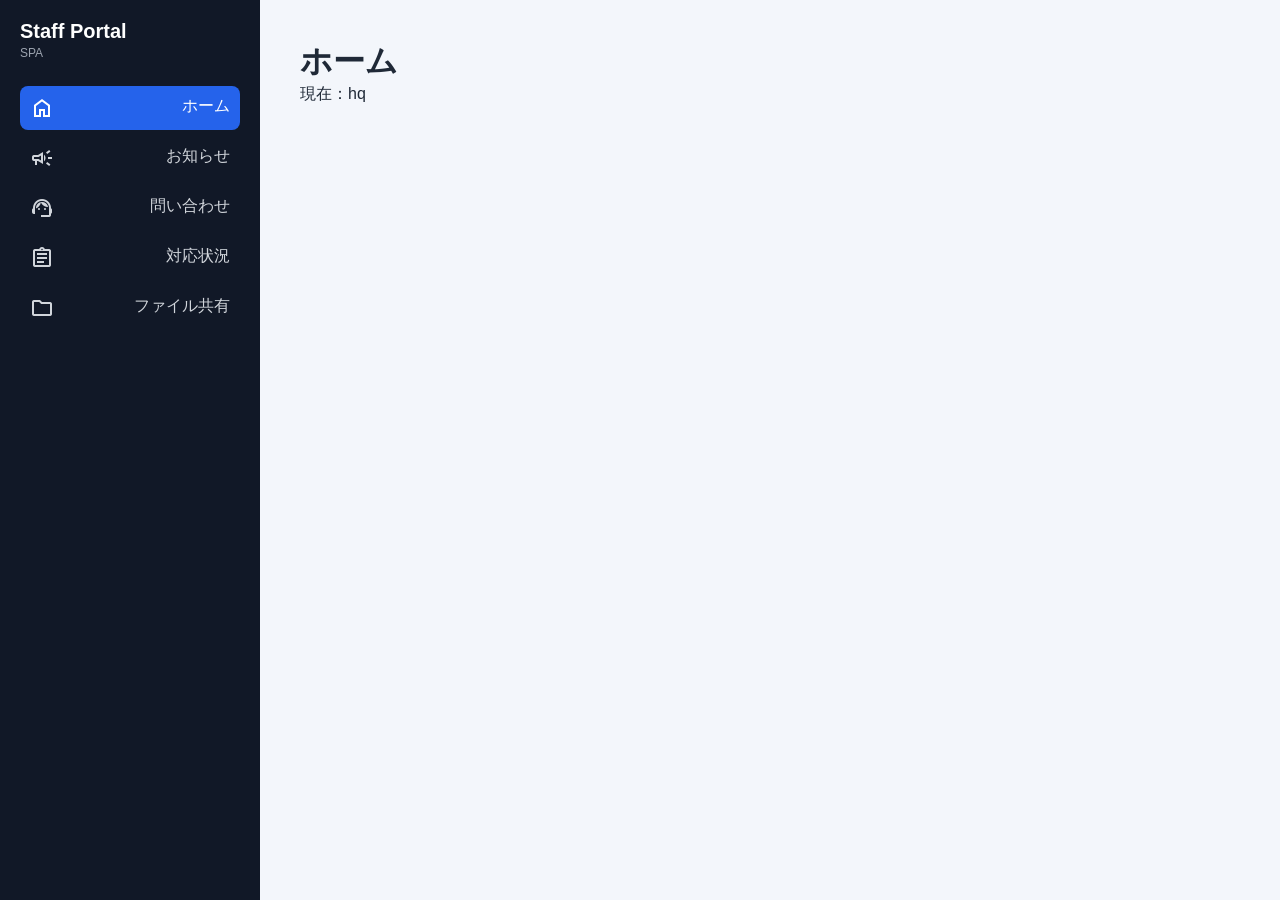
<file: index.html>
<!DOCTYPE html>
<html lang="ja">

<head>
  <meta charset="UTF-8">
  <meta name="viewport" content="width=device-width, initial-scale=1.0">
  <title>Staff Portal</title>

  <link href="https://fonts.googleapis.com/css2?family=Material+Symbols+Outlined" rel="stylesheet">
  <link rel="stylesheet" href="css/style.css">
</head>

<body>

<div class="layout">

  <aside class="sidebar">

    <div class="logo">
      <h2>Staff Portal</h2>
      <span>SPA</span>
    </div>

    <nav>
      <a href="#home" class="active">
        <span class="material-symbols-outlined">home</span>ホーム
      </a>

      <a href="#notices">
        <span class="material-symbols-outlined">campaign</span>お知らせ
      </a>

      <a href="#support">
        <span class="material-symbols-outlined">support_agent</span>問い合わせ
      </a>

      <a href="#status">
        <span class="material-symbols-outlined">assignment</span>対応状況
      </a>

      <a href="#files">
        <span class="material-symbols-outlined">folder</span>ファイル共有
      </a>
    </nav>

  </aside>

  <main class="content">
    <h1>読み込み中...</h1>
  </main>

</div>

<script src="js/app.js"></script>

</body>
</html>
</file>
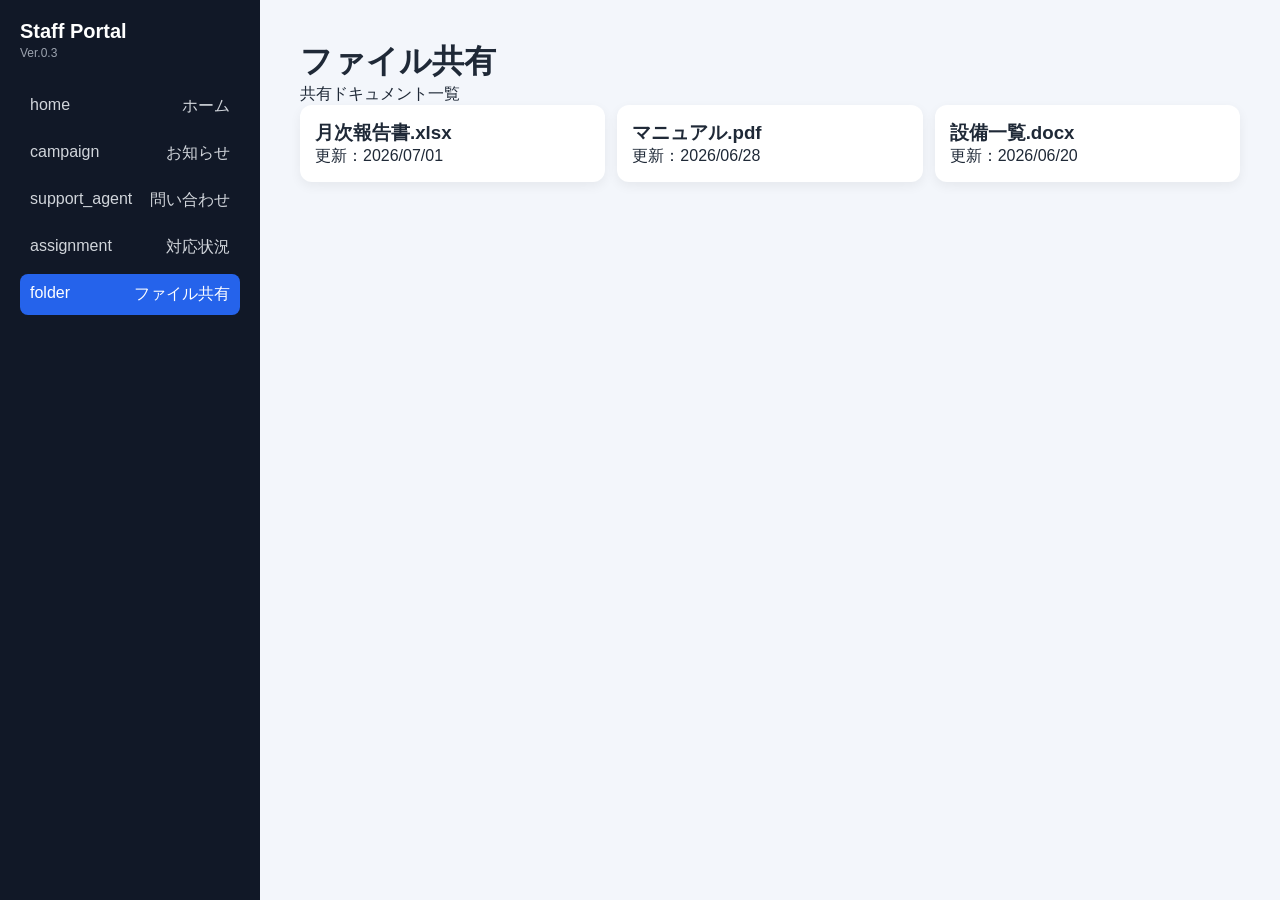
<file: pages/files.html>
<!DOCTYPE html>
<html lang="ja">

<head>
  <meta charset="UTF-8">
  <meta name="viewport" content="width=device-width, initial-scale=1.0">
  <title>ファイル共有 | Staff Portal</title>

  <link href="https://fonts.googleapis.com/css2?family=Material+Symbols+Outlined" rel="stylesheet">
  <link rel="stylesheet" href="../css/style.css">
</head>

<body>

<div class="layout">

  <aside class="sidebar">
    <div class="logo">
      <h2>Staff Portal</h2>
      <span>Ver.0.3</span>
    </div>

    <nav>
      <a href="../index.html">
        <span>home</span><span>ホーム</span>
      </a>

      <a href="notices.html">
        <span>campaign</span><span>お知らせ</span>
      </a>

      <a href="support.html">
        <span>support_agent</span><span>問い合わせ</span>
      </a>

      <a href="status.html">
        <span>assignment</span><span>対応状況</span>
      </a>

      <a href="files.html" class="active">
        <span>folder</span><span>ファイル共有</span>
      </a>
    </nav>
  </aside>

  <main class="content">

    <h1>ファイル共有</h1>
    <p>共有ドキュメント一覧</p>

    <div class="notice-grid">

      <div class="notice-card">
        <h3>月次報告書.xlsx</h3>
        <p>更新：2026/07/01</p>
      </div>

      <div class="notice-card">
        <h3>マニュアル.pdf</h3>
        <p>更新：2026/06/28</p>
      </div>

      <div class="notice-card">
        <h3>設備一覧.docx</h3>
        <p>更新：2026/06/20</p>
      </div>

    </div>

  </main>

</div>

</body>
</html>
</file>
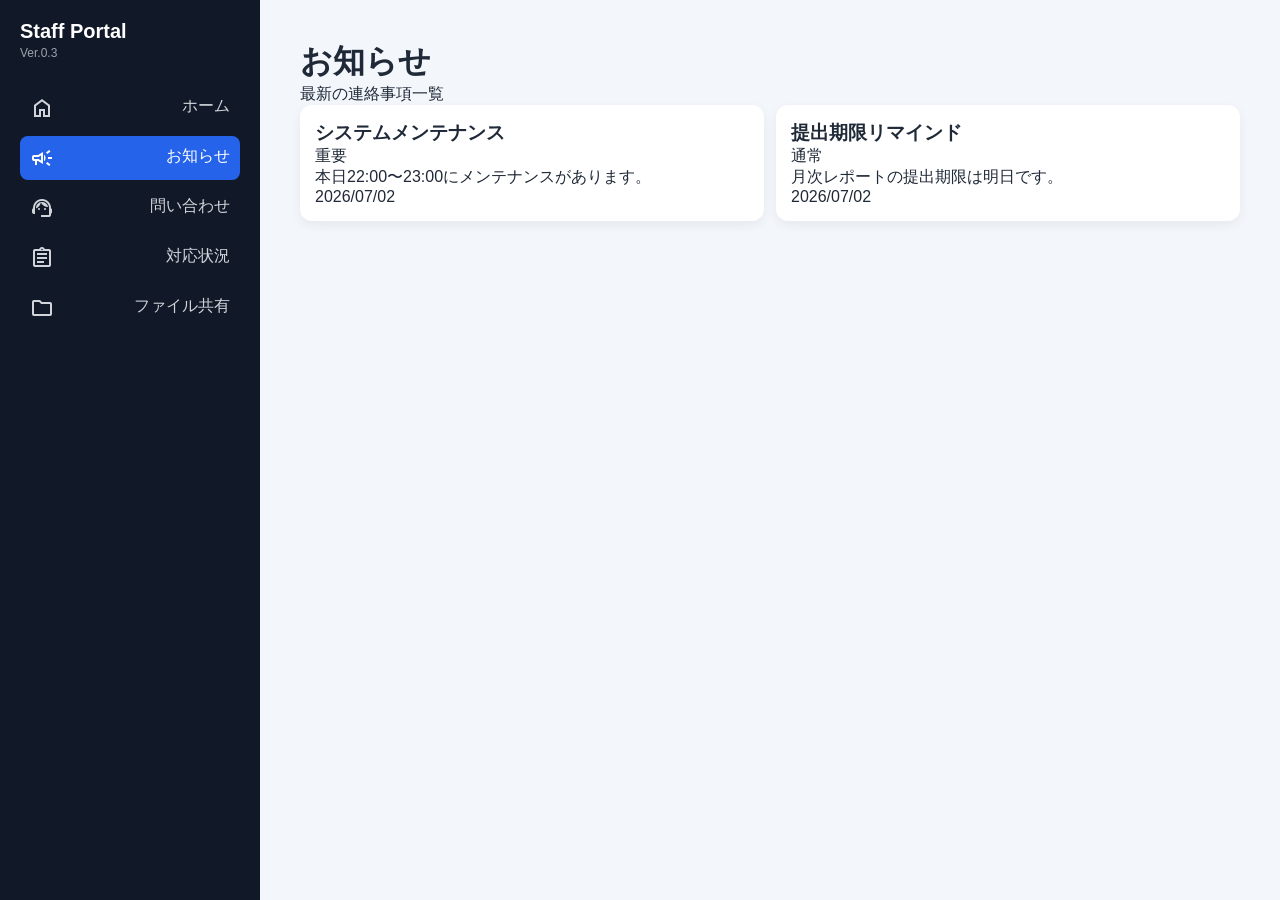
<file: pages/notice.html>
<!DOCTYPE html>
<html lang="ja">

<head>
  <meta charset="UTF-8">
  <meta name="viewport" content="width=device-width, initial-scale=1.0">
  <title>お知らせ | Staff Portal</title>

  <link rel="preconnect" href="https://fonts.googleapis.com">
  <link rel="preconnect" href="https://fonts.gstatic.com" crossorigin>

  <link href="https://fonts.googleapis.com/css2?family=Material+Symbols+Outlined" rel="stylesheet">
  <link rel="stylesheet" href="../css/style.css">
</head>

<body>

<div class="layout">

  <!-- サイドバー -->
  <aside class="sidebar">

    <div class="logo">
      <h2>Staff Portal</h2>
      <span>Ver.0.3</span>
    </div>

    <nav>
      <a href="../index.html">
        <span class="material-symbols-outlined">home</span>
        <span>ホーム</span>
      </a>

      <a href="notices.html" class="active">
        <span class="material-symbols-outlined">campaign</span>
        <span>お知らせ</span>
      </a>

      <a href="support.html">
        <span class="material-symbols-outlined">support_agent</span>
        <span>問い合わせ</span>
      </a>

      <a href="status.html">
        <span class="material-symbols-outlined">assignment</span>
        <span>対応状況</span>
      </a>

      <a href="files.html">
        <span class="material-symbols-outlined">folder</span>
        <span>ファイル共有</span>
      </a>
    </nav>

  </aside>

  <!-- メイン -->
  <main class="content">

    <h1>お知らせ</h1>
    <p>最新の連絡事項一覧</p>

    <div class="notice-grid">

      <div class="notice-card high">
        <div class="notice-header">
          <h3>システムメンテナンス</h3>
          <span class="badge high">重要</span>
        </div>
        <p>本日22:00〜23:00にメンテナンスがあります。</p>
        <div class="notice-time">2026/07/02</div>
      </div>

      <div class="notice-card medium">
        <div class="notice-header">
          <h3>提出期限リマインド</h3>
          <span class="badge medium">通常</span>
        </div>
        <p>月次レポートの提出期限は明日です。</p>
        <div class="notice-time">2026/07/02</div>
      </div>

    </div>

  </main>

</div>

</body>
</html>
</file>
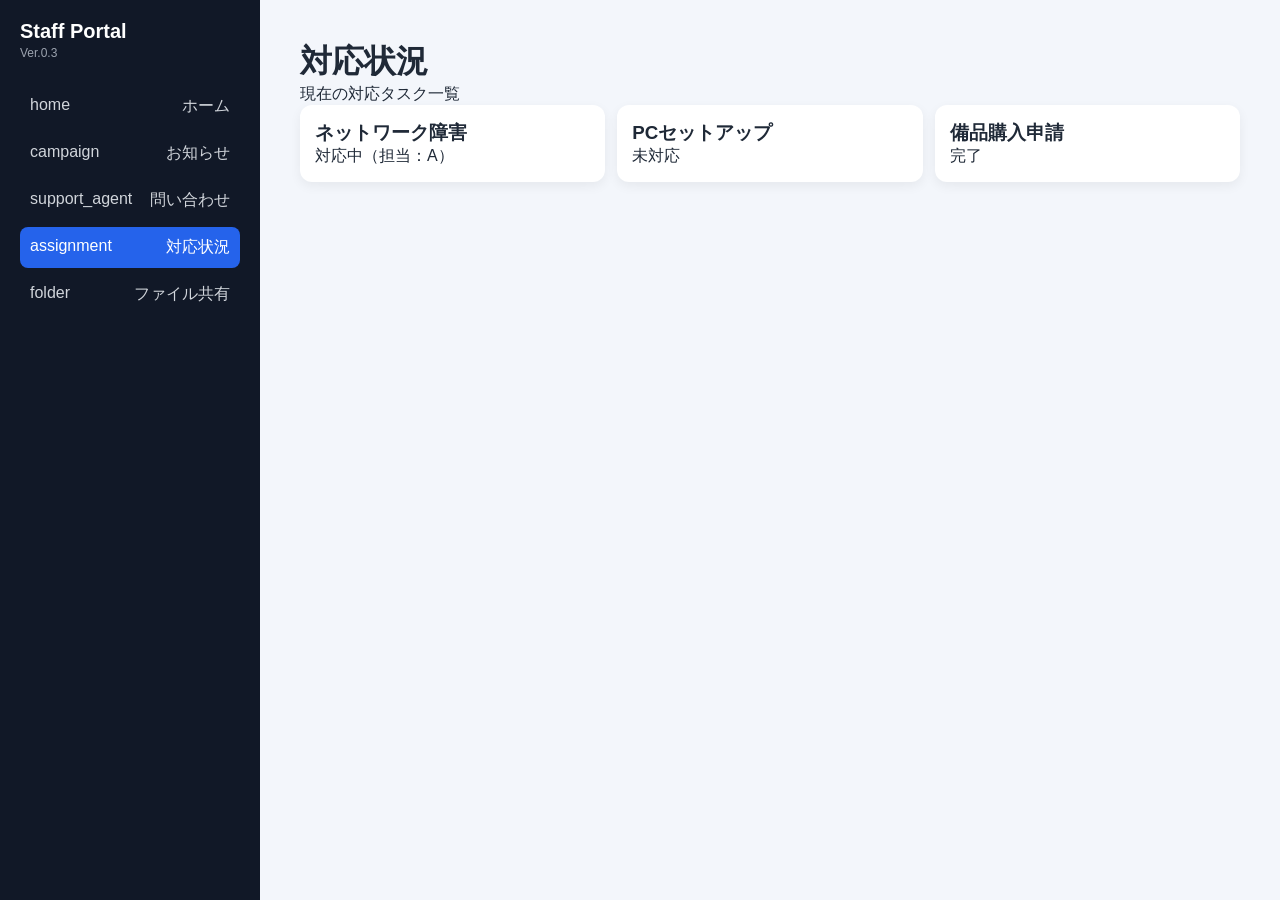
<file: pages/status.html>
<!DOCTYPE html>
<html lang="ja">

<head>
  <meta charset="UTF-8">
  <meta name="viewport" content="width=device-width, initial-scale=1.0">
  <title>対応状況 | Staff Portal</title>

  <link href="https://fonts.googleapis.com/css2?family=Material+Symbols+Outlined" rel="stylesheet">
  <link rel="stylesheet" href="../css/style.css">
</head>

<body>

<div class="layout">

  <aside class="sidebar">
    <div class="logo">
      <h2>Staff Portal</h2>
      <span>Ver.0.3</span>
    </div>

    <nav>
      <a href="../index.html">
        <span>home</span><span>ホーム</span>
      </a>

      <a href="notices.html">
        <span>campaign</span><span>お知らせ</span>
      </a>

      <a href="support.html">
        <span>support_agent</span><span>問い合わせ</span>
      </a>

      <a href="status.html" class="active">
        <span>assignment</span><span>対応状況</span>
      </a>

      <a href="files.html">
        <span>folder</span><span>ファイル共有</span>
      </a>
    </nav>
  </aside>

  <main class="content">

    <h1>対応状況</h1>
    <p>現在の対応タスク一覧</p>

    <div class="notice-grid">

      <div class="notice-card high">
        <h3>ネットワーク障害</h3>
        <p>対応中（担当：A）</p>
      </div>

      <div class="notice-card medium">
        <h3>PCセットアップ</h3>
        <p>未対応</p>
      </div>

      <div class="notice-card low">
        <h3>備品購入申請</h3>
        <p>完了</p>
      </div>

    </div>

  </main>

</div>

</body>
</html>
</file>
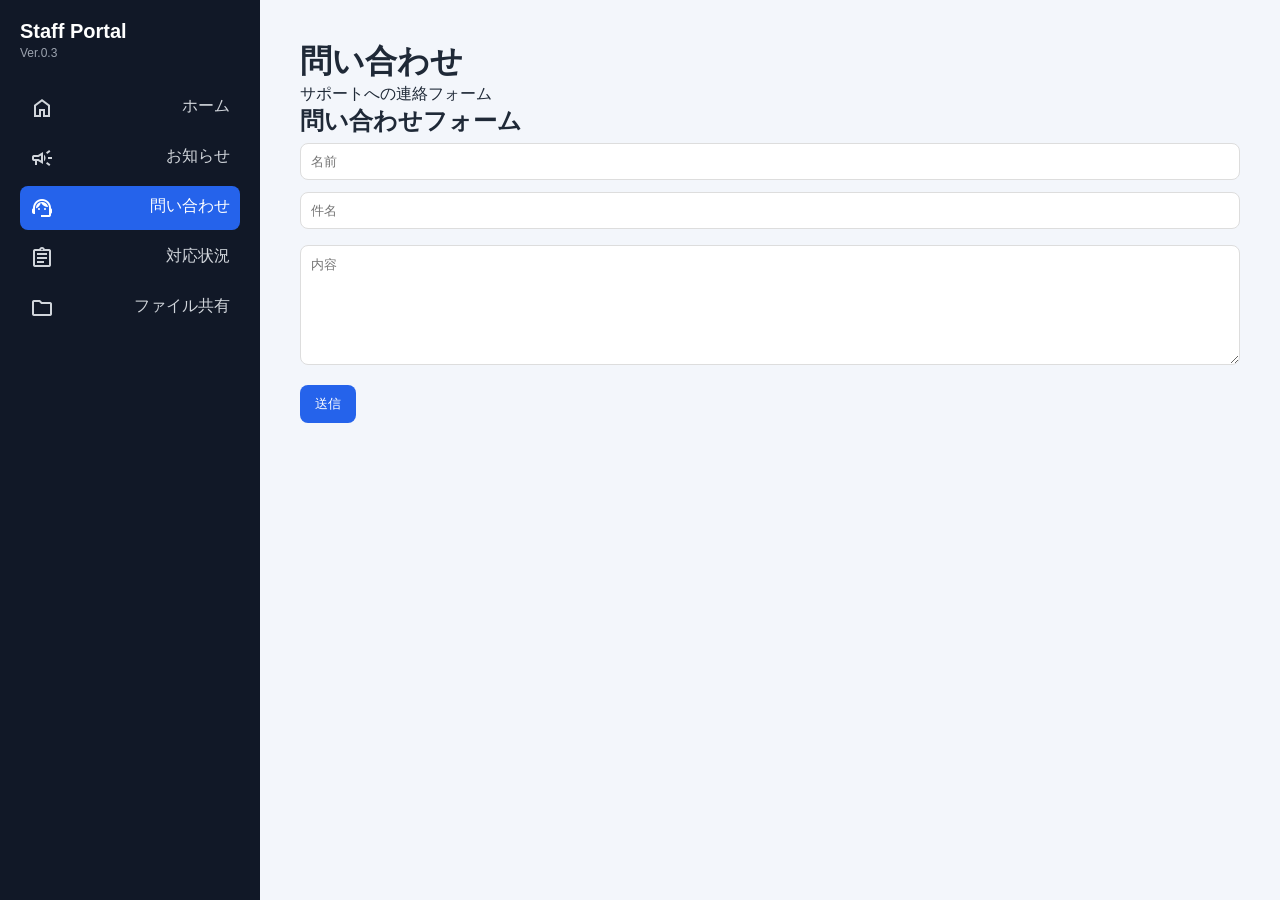
<file: pages/support.html>
<!DOCTYPE html>
<html lang="ja">

<head>
  <meta charset="UTF-8">
  <meta name="viewport" content="width=device-width, initial-scale=1.0">
  <title>問い合わせ | Staff Portal</title>

  <link href="https://fonts.googleapis.com/css2?family=Material+Symbols+Outlined" rel="stylesheet">
  <link rel="stylesheet" href="../css/style.css">
</head>

<body>

<div class="layout">

  <aside class="sidebar">
    <div class="logo">
      <h2>Staff Portal</h2>
      <span>Ver.0.3</span>
    </div>

    <nav>
      <a href="../index.html">
        <span class="material-symbols-outlined">home</span><span>ホーム</span>
      </a>

      <a href="notices.html">
        <span class="material-symbols-outlined">campaign</span><span>お知らせ</span>
      </a>

      <a href="support.html" class="active">
        <span class="material-symbols-outlined">support_agent</span><span>問い合わせ</span>
      </a>

      <a href="status.html">
        <span class="material-symbols-outlined">assignment</span><span>対応状況</span>
      </a>

      <a href="files.html">
        <span class="material-symbols-outlined">folder</span><span>ファイル共有</span>
      </a>
    </nav>
  </aside>

  <main class="content">

    <h1>問い合わせ</h1>
    <p>サポートへの連絡フォーム</p>

    <div class="welcome-card">

      <h2>問い合わせフォーム</h2>

      <input type="text" placeholder="名前">
      <input type="text" placeholder="件名">
      <textarea placeholder="内容" style="width:100%;height:120px;margin-top:10px;"></textarea>

      <button style="margin-top:10px;padding:10px 15px;background:#2563eb;color:white;border:none;border-radius:8px;">
        送信
      </button>

    </div>

  </main>

</div>

</body>
</html>
</file>
<file: css/style.css>
* {
  margin: 0;
  padding: 0;
  box-sizing: border-box;
  font-family: "Yu Gothic UI", "Meiryo", sans-serif;
}

body {
  background: #f3f6fb;
  color: #1f2937;
}

.layout {
  display: flex;
  min-height: 100vh;
}

/* sidebar */

.sidebar {
  width: 260px;
  background: #111827;
  color: white;
  padding: 20px;
}

.logo {
  margin-bottom: 25px;
}

.logo h2 {
  font-size: 20px;
}

.logo span {
  font-size: 12px;
  color: #9ca3af;
}

.sidebar nav {
  display: flex;
  flex-direction: column;
  gap: 6px;
}

.sidebar nav a {
  display: flex;
  justify-content: space-between;
  padding: 10px;
  border-radius: 8px;
  color: #d1d5db;
  text-decoration: none;
}

.sidebar nav a.active {
  background: #2563eb;
  color: white;
}

/* content */

.content {
  flex: 1;
  padding: 40px;
}

/* cards */

.notice-grid {
  display: grid;
  grid-template-columns: repeat(auto-fit, minmax(240px, 1fr));
  gap: 12px;
}

.notice-card {
  background: white;
  padding: 15px;
  border-radius: 12px;
  box-shadow: 0 4px 12px rgba(0,0,0,0.06);
}

input, textarea, select {
  width: 100%;
  padding: 10px;
  margin: 6px 0;
  border: 1px solid #ddd;
  border-radius: 8px;
}

button {
  background: #2563eb;
  color: white;
  border: none;
  padding: 10px 14px;
  border-radius: 8px;
  cursor: pointer;
}

button:hover {
  background: #1d4ed8;
}
</file>
